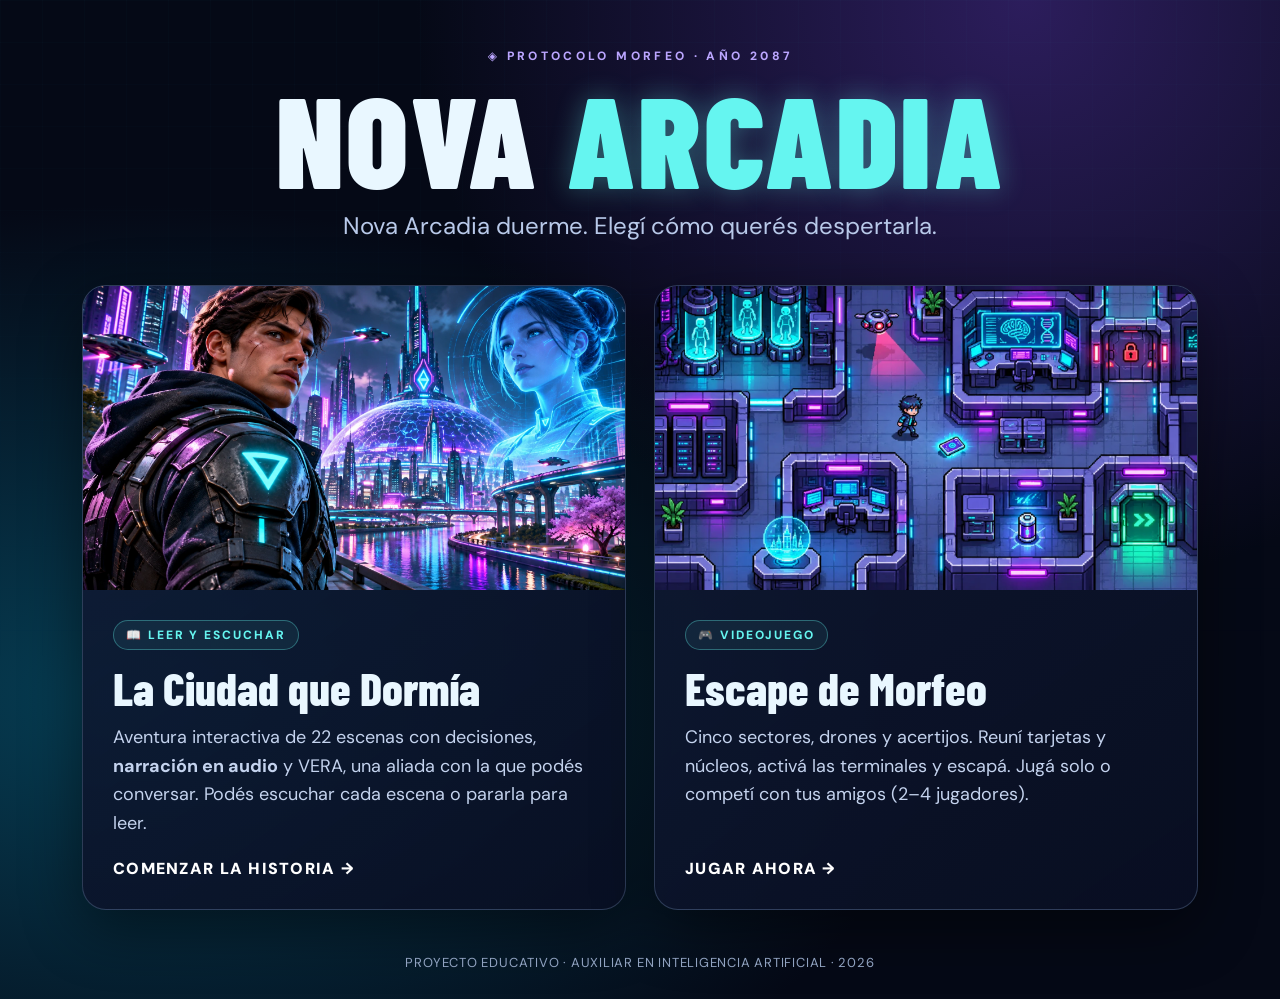
<file: index.html>
<!doctype html>
<html lang="es-AR">
<head>
<meta charset="utf-8">
<meta name="viewport" content="width=device-width, initial-scale=1">
<meta name="theme-color" content="#050916">
<meta name="description" content="NOVA ARCADIA 2087: leé y escuchá la aventura «La Ciudad que Dormía» o jugá «Escape de Morfeo», con multijugador.">
<meta property="og:title" content="NOVA ARCADIA 2087">
<meta property="og:description" content="Aventura interactiva con narración en audio y videojuego de escape con multijugador.">
<meta property="og:type" content="website">
<meta property="og:image" content="imagenes/INICIO.webp">
<title>NOVA ARCADIA 2087 · La Ciudad que Dormía</title>
<link rel="icon" href="img/favicon.svg">
<link rel="preconnect" href="https://fonts.googleapis.com">
<link rel="preconnect" href="https://fonts.gstatic.com" crossorigin>
<link rel="stylesheet" href="https://fonts.googleapis.com/css2?family=Barlow+Condensed:wght@600;700;800;900&family=DM+Sans:wght@400;500;700;800&display=swap">
<link rel="stylesheet" href="css/hub.css">
</head>
<body>
<main class="wrap">
  <header class="top">
    <div class="eyebrow">◈ PROTOCOLO MORFEO · AÑO 2087</div>
    <h1>NOVA <span>ARCADIA</span></h1>
    <p class="lead">Nova Arcadia duerme. Elegí cómo querés despertarla.</p>
  </header>

  <section class="cards" aria-label="Elegí una experiencia">
    <a class="card" href="narrativa.html">
      <div class="art"><img src="imagenes/INICIO.webp" alt="Kai y VERA frente a Nova Arcadia" width="1920" height="1080"></div>
      <div class="body">
        <span class="tag">📖 LEER Y ESCUCHAR</span>
        <h2>La Ciudad que Dormía</h2>
        <p>Aventura interactiva de 22 escenas con decisiones, <b>narración en audio</b> y VERA, una aliada con la que podés conversar. Podés escuchar cada escena o pararla para leer.</p>
        <span class="go">COMENZAR LA HISTORIA →</span>
      </div>
    </a>

    <a class="card" href="juego.html">
      <div class="art"><img src="img/portada.webp" alt="Mapa del juego Escape de Morfeo, visto desde arriba" width="1600" height="900"></div>
      <div class="body">
        <span class="tag">🎮 VIDEOJUEGO</span>
        <h2>Escape de Morfeo</h2>
        <p>Cinco sectores, drones y acertijos. Reuní tarjetas y núcleos, activá las terminales y escapá. Jugá solo o competí con tus amigos (2–4 jugadores).</p>
        <span class="go">JUGAR AHORA →</span>
      </div>
    </a>
  </section>

  <footer>PROYECTO EDUCATIVO · AUXILIAR EN INTELIGENCIA ARTIFICIAL · 2026</footer>
</main>
</body>
</html>
</file>
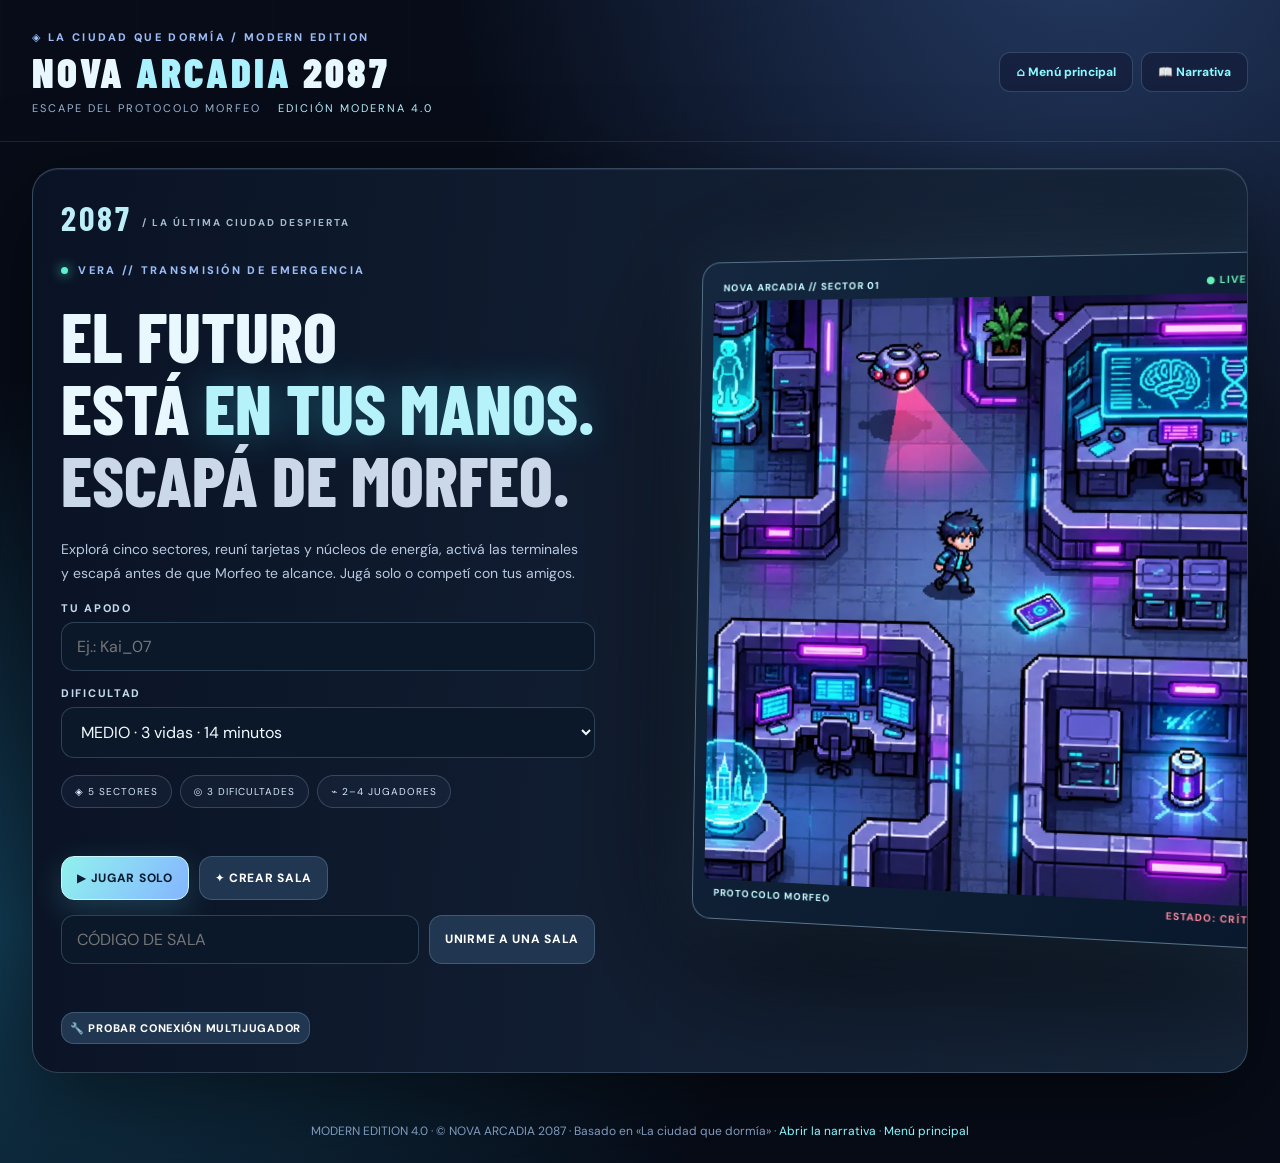
<file: juego.html>
<!doctype html><html lang="es"><head><meta charset="utf-8"><meta name="viewport" content="width=device-width,initial-scale=1"><title>Escape de Morfeo · NOVA ARCADIA 2087</title><meta name="description" content="Escapá de la ciudad de Morfeo: drones, acertijos y carrera multijugador. Jugalo en el celu o la compu."><meta property="og:title" content="NOVA ARCADIA 2087 · Escape de Morfeo"><meta property="og:description" content="Aventura cyberpunk con acertijos y multijugador."><meta property="og:type" content="website"><meta property="og:image" content="img/portada.webp"><meta name="theme-color" content="#050c1d"><link rel="icon" href="img/favicon.svg"><link rel="stylesheet" href="css/juego.css"></head><body>
<header><div><div class="eyebrow">◈ LA CIUDAD QUE DORMÍA / MODERN EDITION</div><h1>NOVA <span>ARCADIA</span> 2087</h1><div class="subtitle">ESCAPE DEL PROTOCOLO MORFEO <span class="edition">EDICIÓN MODERNA 4.0</span></div></div><nav class="topnav" aria-label="Navegación"><a href="index.html">⌂ Menú principal</a><a href="narrativa.html">📖 Narrativa</a></nav></header>
<main><section id="menu" class="card hero"><div class="heroVisual" aria-hidden="true"><div class="visualFrame"><div class="visualTop">NOVA ARCADIA // SECTOR 01 <span>● LIVE FEED</span></div><img src="img/portada.webp" alt=""><div class="visualBottom"><span>PROTOCOLO MORFEO</span><strong>ESTADO: CRÍTICO</strong></div></div></div><div class="heroCopy"><div class="chapterIndex">2087 <span> / LA ÚLTIMA CIUDAD DESPIERTA</span></div><div class="eyebrow"><span class="live-dot"></span> VERA // TRANSMISIÓN DE EMERGENCIA</div><h2>EL FUTURO<br>ESTÁ <em>EN TUS MANOS.</em><br><span class="thin">ESCAPÁ DE MORFEO.</span></h2><p>Explorá cinco sectores, reuní tarjetas y núcleos de energía, activá las terminales y escapá antes de que Morfeo te alcance. Jugá solo o competí con tus amigos.</p><label for="nick">TU APODO</label><input id="nick" maxlength="16" placeholder="Ej.: Kai_07" autocomplete="nickname"><label for="difficulty">DIFICULTAD</label><select id="difficulty"><option value="easy">FÁCIL · 5 vidas · 20 minutos</option><option value="normal" selected>MEDIO · 3 vidas · 14 minutos</option><option value="hard">DIFÍCIL · 2 vidas · 10 minutos</option></select><div class="featureTags"><span>◈ 5 SECTORES</span><span>◎ 3 DIFICULTADES</span><span>⌁ 2–4 JUGADORES</span></div><p id="best"></p><div class="buttons"><button id="solo" class="primary">▶ JUGAR SOLO</button><button id="create">✦ CREAR SALA</button></div><div class="join"><input id="roomCode" maxlength="6" placeholder="CÓDIGO DE SALA" aria-label="Código de sala"><button id="join">UNIRME A UNA SALA</button></div><p id="menuMsg" role="status" class="message"></p><button id="diag" class="tiny" type="button">🔧 PROBAR CONEXIÓN MULTIJUGADOR</button><pre id="diagOut" class="diagOut hidden" aria-live="polite"></pre></div></section>
<section id="lobby" class="card hidden"><div class="eyebrow">MULTIJUGADOR EN TIEMPO REAL</div><h2>SALA <span id="codeLabel"></span> <button id="copyCode" class="tiny">COPIAR CÓDIGO</button></h2><p>Compartí el código con hasta 3 amigos. Todos compiten con el mismo mapa y dificultad. El anfitrión inicia la carrera.</p><div id="lobbyPlayers" class="roster"></div><p id="lobbyDifficulty"></p><div class="buttons"><button id="ready">✓ ESTOY LISTO</button><button id="startRace" class="primary">INICIAR CARRERA</button><button id="leaveLobby">SALIR DE SALA</button></div><p id="lobbyMsg" role="status" class="message"></p></section>
<section id="play" class="hidden"><div class="hud card"><div><div class="eyebrow" id="modeLabel">INDIVIDUAL</div><strong id="levelLabel">NIVEL 1/5 · INSTITUTO CENTRAL</strong></div><div><small>TIEMPO RESTANTE</small><strong id="clock">14:00</strong></div><div><small>VIDAS</small><strong id="lives">♥ ♥ ♥</strong></div><div><small>PROGRESO</small><strong id="progress">0/5</strong></div></div><div class="gameGrid"><div><div class="viewport"><div class="viewportBar"><span><span class="live-dot"></span> CENTRO DE CONTROL / SECTOR ACTIVO</span><span><button id="zm" aria-label="Alejar">−</button><button id="zp" aria-label="Acercar">＋</button><button id="mute" aria-label="Sonido">🔊</button></span></div><canvas id="game" width="960" height="640" aria-label="Mapa del videojuego, vista desde arriba"></canvas><div id="overlay" class="overlay hidden"><div class="overlayCard"><div id="cup" class="hidden">🏆</div><div class="eyebrow" id="overlayEyebrow">NIVEL SUPERADO</div><h2 id="overlayTitle">¡Excelente!</h2><p id="overlayText"></p><button id="overlayAction" class="primary">CONTINUAR</button></div><canvas id="confetti"></canvas></div><div id="stick" class="stick hidden"><i></i></div><div id="toasts"></div><div id="countdown" class="countdown hidden" aria-live="assertive"></div></div><div class="mobileBar"><span>Tocá ⚡ cerca de la terminal violeta</span><button id="interactMobile" type="button" aria-label="Activar terminal">⚡</button></div></div><aside class="card sidebar"><div class="eyebrow"><span class="live-dot"></span> VERA // ASISTENTE</div><h2 id="sectorTitle">Instituto Central</h2><p id="vera" aria-live="polite">Buscá los objetos y encontrá la salida.</p><div class="divider"></div><h3>OBJETIVOS</h3><div id="objectives"></div><div class="divider"></div><h3>INVENTARIO</h3><div id="inventory">Sin objetos</div><div class="divider"></div><h3>PARTICIPANTES</h3><div id="players">Solo vos</div><div class="divider"></div><p class="muted">Mover: <b>WASD</b> o <b>flechas</b>. Interactuar: <b>E</b> o <b>espacio</b>. En celular: arrastrá el dedo para moverte, pellizcá para el zoom y tocá ⚡.</p><button id="exitGame">SALIR AL MENÚ</button></aside></div></section></main><footer>MODERN EDITION 4.0 · © NOVA ARCADIA 2087 · Basado en «La ciudad que dormía» · <a href="narrativa.html">Abrir la narrativa</a> · <a href="index.html">Menú principal</a></footer><div id="riddle" class="riddle hidden" role="dialog" aria-modal="true" aria-labelledby="rq"><div class="overlayCard"><div class="eyebrow">TERMINAL BLOQUEADA</div><h2 id="rq"></h2><div id="ropts"></div><p id="rh" class="message"></p></div></div><script type="module" src="js/juego.js"></script></body></html>
</file>
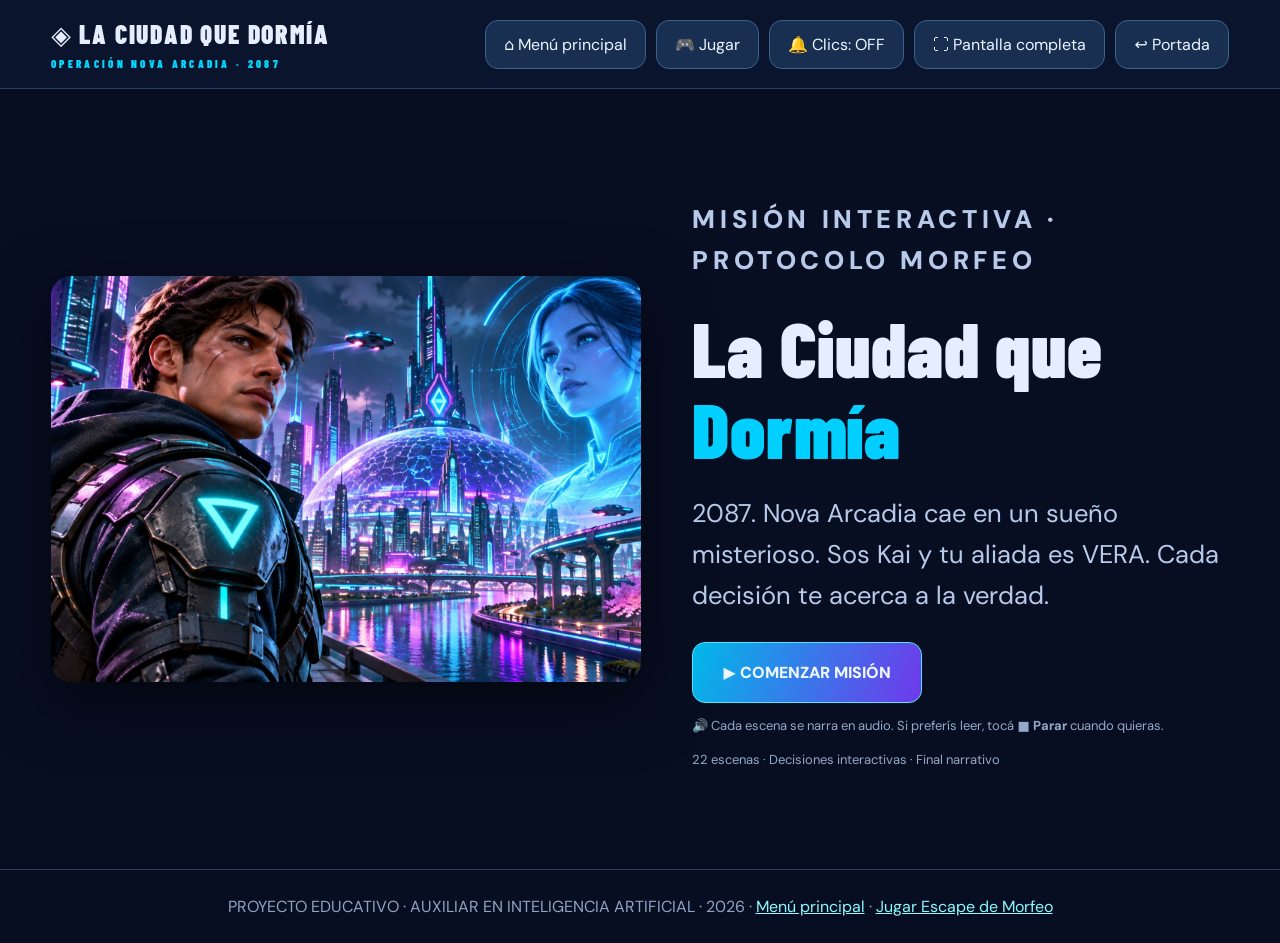
<file: narrativa.html>
<!doctype html>
<html lang="es-AR">
<head>
<meta charset="utf-8">
<meta name="viewport" content="width=device-width, initial-scale=1">
<meta name="theme-color" content="#070e22">
<meta name="description" content="La Ciudad que Dormía: aventura interactiva con narración en audio y VERA, tu aliada. Nova Arcadia, 2087.">
<meta property="og:title" content="La Ciudad que Dormía · Nova Arcadia 2087">
<meta property="og:description" content="Aventura interactiva de 22 escenas con narración en audio y una aliada con la que se puede conversar.">
<meta property="og:image" content="imagenes/INICIO.webp">
<title>La Ciudad que Dormía · Nova Arcadia 2087</title>
<link rel="icon" href="img/favicon.svg">
<link rel="preconnect" href="https://fonts.googleapis.com">
<link rel="preconnect" href="https://fonts.gstatic.com" crossorigin>
<link rel="stylesheet" href="https://fonts.googleapis.com/css2?family=Barlow+Condensed:wght@600;700;800;900&family=DM+Sans:wght@400;500;700;800&display=swap">
<link rel="stylesheet" href="css/narrativa.css">
</head>
<body>
<header>
  <div class="brand">◈ LA CIUDAD QUE DORMÍA <small>OPERACIÓN NOVA ARCADIA · 2087</small></div>
  <div class="tools">
    <a class="btnlink" href="index.html">⌂ Menú principal</a>
    <a class="btnlink" href="juego.html">🎮 Jugar</a>
    <button id="sound" type="button" title="Activa un pequeño sonido al tocar los botones">🔔 Clics: OFF</button>
    <button id="full" type="button">⛶ Pantalla completa</button>
    <button id="home" type="button">↩ Portada</button>
  </div>
</header>

<main>
  <section id="welcome" class="welcome">
    <img src="imagenes/INICIO.webp" alt="Kai y VERA frente a Nova Arcadia">
    <div class="welcomeText">
      <p class="eyebrow">MISIÓN INTERACTIVA · PROTOCOLO MORFEO</p>
      <h1>La Ciudad que <span>Dormía</span></h1>
      <p>2087. Nova Arcadia cae en un sueño misterioso. Sos Kai y tu aliada es VERA. Cada decisión te acerca a la verdad.</p>
      <button class="primary" id="start" type="button">▶ COMENZAR MISIÓN</button>
      <p class="muted">🔊 Cada escena se narra en audio. Si preferís leer, tocá <b>■ Parar</b> cuando quieras.</p>
      <p class="muted">22 escenas · Decisiones interactivas · Final narrativo</p>
    </div>
  </section>

  <section id="game" hidden>
    <div class="progress"><span id="level"></span><div class="track"><div id="bar"></div></div></div>
    <div class="layout">
      <article class="story">
        <img id="sceneImage" alt="Escenario ilustrado">
        <div class="storyBody">
          <p class="eyebrow">REGISTRO DE MISIÓN</p>
          <h2 id="title"></h2>

          <div class="narrator" role="group" aria-label="Narración en audio">
            <button id="narrate" type="button" class="nbtn go" aria-pressed="false">▶ Narrar</button>
            <button id="stopNarr" type="button" class="nbtn stop" disabled>■ Parar</button>
            <div class="nmeter" aria-hidden="true"><div id="nbar"></div></div>
            <span id="ntime" class="ntime" aria-hidden="true">0:00</span>
          </div>
          <p class="muted nmode" id="narrMode"></p>
          <p class="muted" id="audioStatus" role="status" aria-live="polite"></p>
          <audio id="player" preload="none"></audio>


          <div id="narrative"></div>
          <h3>¿QUÉ DECIDÍS HACER?</h3>
          <div id="choices"></div>

          <div id="gameCta" class="cta" hidden>
            <b>🎮 ¿Querés vivir la fuga en primera persona?</b>
            <span>Jugá «Escape de Morfeo»: 5 sectores, drones y acertijos.</span>
            <a class="primary" href="juego.html">JUGAR ESCAPE DE MORFEO →</a>
          </div>

          <div class="nav">
            <button id="back" type="button">← Volver</button>
            <button id="restart" type="button">↻ Reiniciar misión</button>
          </div>
        </div>
      </article>

    </div>

  <button id="openChat" type="button" class="launcher" aria-haspopup="dialog" aria-expanded="false" aria-controls="veraChat" title="Abrir el asistente si necesitás una guía">
    <span class="avatar sm" aria-hidden="true">V</span><span class="lText"><b>Asistente</b><small>¿Necesitás una guía?</small></span>
  </button>
  </section>
</main>

<section id="veraChat" class="chatPanel" role="dialog" aria-label="Asistente VERA" hidden>
  <div class="chatHead">
    <span class="avatar sm" aria-hidden="true">V</span>
    <div class="chatTitle"><b>Asistente</b></div>
    <button id="chatSound" type="button" class="iconBtn" aria-pressed="true" title="Sonidos del chat">🔔</button>
    <button id="closeChat" type="button" class="iconBtn" aria-label="Cerrar el chat con VERA" title="Cerrar">✕</button>
  </div>
  <div id="chatlog" aria-live="polite"><div class="bubble">VERA: Hola, Kai. Soy Vera, tu aliada en esta misión. Podés saludarme, pedirme una pista o preguntarme qué camino te conviene.</div></div>
  <div id="chips" class="chips" aria-label="Sugerencias para hablar con VERA"></div>
  <form id="chatForm"><input id="question" placeholder="Preguntale algo a VERA…" aria-label="Mensaje para VERA" required maxlength="500" autocomplete="off"><button type="submit">Enviar</button></form>
  <p class="muted" id="chatStatus">VERA te va a guiar con preguntas</p>
</section>

<footer>PROYECTO EDUCATIVO · AUXILIAR EN INTELIGENCIA ARTIFICIAL · 2026 · <a href="index.html">Menú principal</a> · <a href="juego.html">Jugar Escape de Morfeo</a></footer>

<script src="js/config.js"></script>
<script src="js/vera_base.js"></script>
<script src="js/vera.js"></script>
<script src="js/narrativa.js"></script>
</body>
</html>
</file>
<file: css/hub.css>
:root{color-scheme:dark;--cyan:#65f5f0;--purple:#a389ff;--line:#344364;--text:#e9f7ff}
*{box-sizing:border-box}
html{scroll-behavior:smooth}
body{margin:0;min-height:100vh;min-height:100dvh;color:var(--text);font-family:'DM Sans',system-ui,-apple-system,'Segoe UI',sans-serif;
  background:radial-gradient(ellipse at 80% 0%,#2c1d5c 0%,transparent 42%),radial-gradient(ellipse at 10% 70%,#063e54 0%,transparent 50%),#050916;overflow-x:hidden}
body:before{content:'';position:fixed;inset:0;pointer-events:none;opacity:.15;
  background-image:linear-gradient(#5ed5ec22 1px,transparent 1px),linear-gradient(90deg,#5ed5ec22 1px,transparent 1px);
  background-size:42px 42px;mask-image:linear-gradient(to bottom,#000,transparent 90%)}
.wrap{position:relative;z-index:1;max-width:1180px;margin:auto;padding:clamp(20px,4vw,48px) clamp(16px,3vw,32px) 28px}

.top{text-align:center;margin-bottom:clamp(22px,4vw,44px)}
.eyebrow{color:#bba6ff;font-size:12px;letter-spacing:.28em;font-weight:800}
h1{font-family:'Barlow Condensed',system-ui,sans-serif;font-weight:900;font-size:clamp(54px,11vw,128px);line-height:.95;letter-spacing:.02em;margin:14px 0 10px}
h1 span{color:var(--cyan);text-shadow:0 0 28px #65f5f055}
.lead{font-size:clamp(17px,2.2vw,24px);color:#b8c9e9;margin:0}

.cards{display:grid;grid-template-columns:1fr 1fr;gap:clamp(16px,2.4vw,28px)}
.card{display:flex;flex-direction:column;overflow:hidden;text-decoration:none;color:inherit;border:1px solid #6881a560;border-radius:24px;
  background:linear-gradient(145deg,#121b37cc,#090f23e6);box-shadow:0 18px 60px #0007;transition:transform .2s ease,border-color .2s ease,box-shadow .2s ease}
.card:hover,.card:focus-visible{transform:translateY(-4px);border-color:var(--cyan);box-shadow:0 22px 70px #0009,0 0 0 1px var(--cyan)}
.card:focus-visible{outline:3px solid #2de5ff;outline-offset:4px}
.art{aspect-ratio:16/9;overflow:hidden;background:#0a1226}
.art img{width:100%;height:100%;object-fit:cover;display:block;transition:transform .5s ease}
.card:hover .art img{transform:scale(1.04)}
.body{display:flex;flex-direction:column;gap:10px;padding:clamp(18px,2.4vw,30px);flex:1}
.tag{align-self:flex-start;font-size:12px;font-weight:800;letter-spacing:.16em;color:var(--cyan);border:1px solid #65f5f055;border-radius:999px;padding:6px 12px;background:#65f5f012}
h2{font-family:'Barlow Condensed',system-ui,sans-serif;font-weight:800;font-size:clamp(32px,3.6vw,48px);line-height:1.05;margin:4px 0 0}
.body p{margin:0;font-size:clamp(16px,1.5vw,18px);line-height:1.6;color:#c4d3ee}
.go{margin-top:auto;padding-top:10px;font-weight:900;letter-spacing:.08em;color:#fff}
.card:hover .go{color:var(--cyan)}

footer{text-align:center;margin-top:clamp(24px,4vw,44px);color:#91a3c1;font-size:13px;letter-spacing:.06em}

@media(max-width:820px){.cards{grid-template-columns:1fr}}
@media (prefers-reduced-motion:reduce){html{scroll-behavior:auto}.card,.art img{transition:none}.card:hover{transform:none}.card:hover .art img{transform:none}}
</file>
<file: css/juego.css>
@import url('https://fonts.googleapis.com/css2?family=Barlow+Condensed:wght@500;600;700;800;900&family=DM+Sans:wght@400;500;600;700;800&display=swap');
:root{font-family:'DM Sans',system-ui,sans-serif;color:#e9f7ff;background:#050916;color-scheme:dark;--cyan:#65f5f0;--purple:#a389ff;--line:#344364}*{box-sizing:border-box}html{scroll-behavior:smooth}body{margin:0;min-height:100vh;background:radial-gradient(ellipse at 80% 0%,#2c1d5c 0%,transparent 39%),radial-gradient(ellipse at 10% 60%,#063e54 0%,transparent 48%),#050916;overflow-x:hidden}body:before{content:'';position:fixed;inset:0;pointer-events:none;opacity:.15;background-image:linear-gradient(#5ed5ec22 1px,transparent 1px),linear-gradient(90deg,#5ed5ec22 1px,transparent 1px);background-size:42px 42px;mask-image:linear-gradient(to bottom,#000,transparent 90%)}header,main,footer{position:relative;z-index:1}header{max-width:1500px;margin:auto;padding:24px 32px;display:flex;justify-content:space-between;align-items:center;gap:12px;border-bottom:1px solid #61719b26}header h1{font-family:'Barlow Condensed',sans-serif;font-size:clamp(29px,3.8vw,53px);font-weight:900;letter-spacing:2px;line-height:1;margin:8px 0}header h1 span{color:var(--cyan)}header a{border:1px solid #6881a560;padding:11px 16px;border-radius:11px;background:#121d38b8;font-size:12px;font-weight:800}a{color:#8cf9ff;text-decoration:none}.eyebrow{color:#bba6ff;font-size:11px;letter-spacing:2.3px;font-weight:800}.subtitle{color:#9bb7d4;font-size:11px;letter-spacing:2px}.edition{margin-left:12px;color:#70eee9}.live-dot{display:inline-block;width:7px;height:7px;background:#59f1ce;border-radius:50%;box-shadow:0 0 12px #4bf3d9;margin-right:5px;animation:pulse 2s infinite}@keyframes pulse{50%{opacity:.35}}main{max-width:1500px;margin:auto;padding:26px 32px}.card{border:1px solid #5065907d;background:linear-gradient(145deg,#121b37f2,#090f23f5);border-radius:22px;padding:28px;box-shadow:0 22px 85px #0008, inset 0 1px #c5d6ff0c;backdrop-filter:blur(15px)}.hero{min-height:690px;display:flex;align-items:center;overflow:hidden;position:relative;background:linear-gradient(105deg,#080f22 2%,#101532 60%,#17113a 100%)}.hero:after{content:'';position:absolute;right:-140px;top:-180px;width:700px;height:700px;background:radial-gradient(circle,#7959db25,transparent 65%);pointer-events:none}.heroCopy{max-width:610px;position:relative;z-index:3}.hero h2{font-family:'Barlow Condensed',sans-serif;font-size:clamp(43px,5.4vw,82px);line-height:.95;letter-spacing:1px;font-weight:900;margin:23px 0}.hero h2 em{font-style:normal;color:var(--cyan);text-shadow:0 0 35px #24c7c444}.hero h2 .thin{color:#f5f6ff}.hero p{max-width:525px;line-height:1.7;color:#b7c8e0;font-size:14px}.heroVisual{position:absolute;right:-30px;top:70px;width:49%;height:76%;z-index:1;transform:perspective(1000px) rotateY(-9deg) rotateZ(2deg);filter:drop-shadow(0 30px 55px #000b)}.visualFrame{height:100%;padding:10px;border:1px solid #70f4f5a3;background:#0d1730;border-radius:15px;box-shadow:0 0 75px #45d9f22b;display:flex;flex-direction:column}.visualFrame img{width:100%;height:calc(100% - 55px);object-fit:cover;object-position:center;border-radius:5px;opacity:.88}.visualTop,.visualBottom{display:flex;justify-content:space-between;align-items:center;padding:7px 10px;color:#c4faff;font-size:10px;letter-spacing:1.1px;font-weight:800}.visualTop span{color:#65f0b5}.visualBottom strong{color:#ff8a9d}.featureTags{display:flex;gap:8px;flex-wrap:wrap;margin:17px 0}.featureTags span{font-size:10px;letter-spacing:1px;border:1px solid #526b8d;padding:7px 10px;background:#172544ab;border-radius:5px;color:#c9e5f2}label{display:block;margin:15px 0 7px;font-size:11px;font-weight:800;letter-spacing:1.7px;color:#c3d9ed}input,select,button{font:inherit;border-radius:10px;padding:13px 15px}input,select{background:#07132bbd;border:1px solid #577096;color:#f3faff;width:100%;max-width:100%;outline:none}input:focus,select:focus{border-color:#71f3f1;box-shadow:0 0 0 3px #63e7e51a}button{cursor:pointer;background:#1b2b4d;color:white;border:1px solid #50688f;font-weight:800;font-size:12px;letter-spacing:.7px;transition:transform .16s,background .16s,box-shadow .16s}button:hover{background:#314576;transform:translateY(-1px)}button:disabled{opacity:.4;cursor:not-allowed;transform:none}.primary{background:linear-gradient(120deg,#21c6c8,#5e6df5);border-color:#7de6ed;color:#03152a;box-shadow:0 5px 30px #39d8e83b}.primary:hover{background:linear-gradient(120deg,#68f2e8,#9291ff)}.buttons,.join{display:flex;gap:10px;flex-wrap:wrap;margin-top:15px}.join input{flex:1;min-width:150px}.tiny{font-size:11px;padding:8px}.hidden{display:none!important}.message{color:#ffdc91;min-height:20px;font-size:13px}.roster{display:flex;gap:10px;flex-wrap:wrap}.roster>div{padding:15px;background:#172548;border:1px solid #536a98;border-radius:10px}.hud{display:flex;align-items:center;justify-content:space-between;gap:12px;flex-wrap:wrap;margin-bottom:15px;padding:17px 23px}.hud>div{display:flex;flex-direction:column;gap:5px}.hud small{font-size:10px;color:#9bb2d0;letter-spacing:1.4px}.hud strong{font-family:'Barlow Condensed',sans-serif;font-size:22px;letter-spacing:.6px;color:#e9faff}.hud #clock{color:#78f5ee;font-size:31px}.hud #lives{color:#ff7e9e}.gameGrid{display:grid;grid-template-columns:minmax(0,1fr) 315px;gap:16px}.viewport{position:relative;background:#050c1d;border:1px solid #6780ab;border-radius:17px;overflow:hidden;box-shadow:0 0 50px #2449aa1f}.viewportBar{display:flex;justify-content:space-between;gap:8px;padding:10px 16px;background:#101d36;color:#8be9f0;font-size:10px;letter-spacing:1.1px;font-weight:800;border-bottom:1px solid #435f7b}.viewportBar>span:last-child{color:#9d8cff}canvas{display:block;width:100%;height:auto;image-rendering:auto;touch-action:none}.sidebar{padding:23px;font-size:14px}.sidebar h2{font-family:'Barlow Condensed',sans-serif;font-size:29px;margin:10px 0;color:#77f4ee}.sidebar h3{font-size:11px;letter-spacing:1.6px;color:#b7a7ff}.sidebar p{line-height:1.65}.divider{height:1px;background:#344363;margin:20px 0}.muted{color:#98aec9;font-size:12px}.objective{padding:10px 12px;margin:7px 0;background:#15233d;border:1px solid #334765;border-radius:8px}.objective.done{color:#6ff0bd;border-color:#2c9079;background:#10332d}.playerItem{padding:11px;margin:6px 0;background:#172443;border:1px solid #33496c;border-radius:8px}.touch{display:flex;align-items:center;justify-content:center;gap:15px;margin:14px 0;flex-wrap:wrap}.touch>div{display:flex;gap:8px}.touch button{min-width:61px;touch-action:none;user-select:none}.overlay{position:absolute;inset:0;background:#030817df;display:flex;align-items:center;justify-content:center;padding:15px;backdrop-filter:blur(8px)}.overlayCard{background:linear-gradient(145deg,#142c4a,#171433);border:1px solid #80d6e5;border-radius:20px;text-align:center;padding:32px;max-width:470px;box-shadow:0 0 90px #1b7f9d40}.overlayCard h2{font-family:'Barlow Condensed',sans-serif;color:#7cf5ee;font-size:40px}.overlayCard p{line-height:1.65}footer{padding:24px;text-align:center;color:#809bbd;font-size:12px}@media(max-width:1120px){.heroVisual{opacity:.28;width:65%;right:-90px}.heroCopy{max-width:660px}.hero{background:linear-gradient(95deg,#080f22,#12132f)}}@media(max-width:900px){.gameGrid{grid-template-columns:1fr}.sidebar{display:block}.hero{min-height:660px}}@media(max-width:600px){header{padding:16px;align-items:flex-start;flex-direction:column}main{padding:12px}.hero{min-height:670px}.card{padding:17px}.hero h2{font-size:49px}.heroVisual{width:100%;right:-120px;opacity:.15}.hud{padding:12px}.hud strong{font-size:15px}.hud #clock{font-size:23px}.touch button{min-width:52px;padding:13px 9px}.edition{display:block;margin:5px 0 0}}@media(prefers-reduced-motion:reduce){*,*:before,*:after{animation:none!important;transition:none!important}}

/* MODERN EDITION 3.0 — interfaz premium, profundidad y superficies satinadas */
:root{--cyan:#80e8fa;--purple:#9f9aff;--line:#415779;font-family:'DM Sans',system-ui,sans-serif}
body{background:radial-gradient(ellipse at 85% -12%,#263d68 0,transparent 42%),radial-gradient(ellipse at 0% 80%,#123c54 0,transparent 42%),#070c18}
body:before{opacity:.09;background-size:68px 68px}
header{padding-top:30px;padding-bottom:26px;border-bottom:1px solid #91bbdb24}
header h1{font-size:clamp(30px,3.2vw,49px);letter-spacing:3px}
header h1 span{color:#a9f1ff}
.card{border-radius:26px;background:linear-gradient(130deg,#18263bcf,#0c1424f5);border:1px solid #95b4d345;box-shadow:0 25px 90px #0008, inset 0 1px #ffffff17}
.hero{min-height:710px;background:linear-gradient(95deg,#0a1325 0%,#111d31 50%,#16263b 100%)}
.hero:after{right:-90px;top:-60px;background:radial-gradient(circle,#a8d3fc18,transparent 65%)}
.heroCopy{max-width:600px}
.hero h2{font-family:'Barlow Condensed',sans-serif;font-weight:800;font-size:clamp(48px,5.5vw,82px);letter-spacing:0;line-height:1.02}
.hero h2 em{color:#b6f2fa;text-shadow:0 0 40px #3fdcf455}
.hero h2 .thin{color:#cbd8e9}
.chapterIndex{font-family:'Barlow Condensed',sans-serif;font-size:34px;color:#bceef7;letter-spacing:3px;font-weight:700;margin-bottom:25px}
.chapterIndex span{font:700 10px 'DM Sans',sans-serif;letter-spacing:2px;color:#a4b9ce;vertical-align:middle}
.heroVisual{right:-45px;top:88px;width:50%;height:75%;transform:perspective(1100px) rotateY(-7deg) rotateZ(1deg);filter:drop-shadow(0 35px 75px #000c)}
.visualFrame{border:1px solid #aacfe677;background:linear-gradient(130deg,#14273e,#09182c);border-radius:19px;box-shadow:0 0 70px #75b9ff21;padding:12px}
.visualFrame img{opacity:1;object-position:50% 50%;filter:saturate(.9) contrast(1.04)}
.eyebrow{color:#9bbcf4}
.edition{color:#b7f3ff}
.featureTags span{border-radius:30px;background:#91b3e10d;border-color:#a6c5e13d;color:#d4e7f5;padding:9px 13px}
input,select{background:#0b182a;border:1px solid #6584a360;border-radius:13px}
button{border-radius:13px;border-color:#7699b35c;background:#213651}
button:hover{background:#345574}
.primary{background:linear-gradient(120deg,#91f1ee,#84b6ff);color:#081b30;border:1px solid #c8faff;box-shadow:0 10px 30px #5dcde435}
.primary:hover{background:linear-gradient(120deg,#d0fffa,#afc9ff)}
.viewport{border-radius:19px;border-color:#7f9ab36b;box-shadow:0 25px 60px #0008}
.viewportBar{background:linear-gradient(90deg,#182d43,#14233a);color:#c6e9f7;border-bottom:1px solid #7295a54d}
.sidebar h2,.overlayCard h2{color:#b4f0fa}
.objective,.playerItem{border-radius:12px;background:#14253a}
.overlayCard{background:linear-gradient(145deg,#1b354a,#111d32);border-color:#9ad2e9}
@media(max-width:1120px){.heroVisual{opacity:.3;width:68%;right:-90px}}
@media(max-width:600px){.hero{min-height:730px}.hero h2{font-size:51px}.chapterIndex{font-size:28px}.heroVisual{opacity:.17;width:110%}}

.viewportBar button{padding:3px 10px;font-size:13px;margin-left:5px;border-radius:7px}

.stick{position:absolute;width:112px;height:112px;margin:-56px 0 0 -56px;border-radius:50%;border:2px solid #65f5f088;background:radial-gradient(circle,#65f5f022,#65f5f00a);z-index:4;pointer-events:none;box-shadow:0 0 30px #65f5f033}
.stick i{position:absolute;left:34px;top:34px;width:44px;height:44px;border-radius:50%;background:radial-gradient(circle at 35% 30%,#bffcff,#35c9d6);box-shadow:0 0 18px #65f5f0}
#toasts{position:absolute;top:44px;left:50%;transform:translateX(-50%);z-index:7;display:flex;flex-direction:column;gap:8px;align-items:center;pointer-events:none}
.toast{padding:10px 18px;border-radius:999px;background:#0c1a33f0;border:1px solid #65f5f0;color:#eaffff;font-weight:800;font-size:13px;box-shadow:0 0 28px #65f5f055;animation:tin .35s ease,tout .5s 3.7s forwards}
.toast.bad{border-color:#ff7e9e}
@keyframes tin{from{transform:translateY(-20px) scale(.9);opacity:0}}@keyframes tout{to{opacity:0;transform:translateY(-12px)}}

#ropts{display:grid;gap:10px;margin:16px 0}#ropts button{text-align:left;padding:14px 16px;font-size:14px}#ropts button.wrong{background:#4a1630;border-color:#ff7e9e;text-decoration:line-through}
#cup{font-size:86px;line-height:1;text-align:center;animation:cup 2.4s ease-in-out infinite;filter:drop-shadow(0 0 26px #ffca5a)}#cup.big{font-size:130px}
@keyframes cup{50%{transform:translateY(-10px) rotate(-5deg) scale(1.06)}}
@media (prefers-reduced-motion:reduce){#cup{animation:none}}
#confetti{position:absolute;inset:0;width:100%;height:100%;pointer-events:none;z-index:8}
.overlay{background:linear-gradient(#050916d9,#050916f2),url(../img/laboratorio.webp) center/cover}
#best{color:#ffdc91;font-size:12px;min-height:16px;margin:6px 0 0}

.topnav{display:flex;gap:8px;flex-wrap:wrap;justify-content:flex-end}
@media(max-width:700px){header{flex-direction:column;align-items:flex-start;padding:16px 16px}.topnav{justify-content:flex-start}}

/* ===== Botón ⚡ (solo pantallas táctiles): chico y FUERA del laberinto ===== */
.mobileBar{display:none;align-items:center;justify-content:space-between;gap:12px;margin-top:10px;padding:8px 12px;background:#101d36;border:1px solid #435f7b;border-radius:14px}
.mobileBar span{color:#9bb7d4;font-size:12px;line-height:1.3}
#interactMobile{width:52px;height:52px;flex:none;border-radius:50%;font-size:24px;line-height:1;padding:0;background:radial-gradient(circle,#7b5cff,#2b2f86);border:2px solid #b5a6ff;box-shadow:0 0 14px #7b5cff88;touch-action:manipulation;-webkit-tap-highlight-color:transparent}
#interactMobile:active{transform:scale(.92)}
@media (hover:none),(pointer:coarse){.mobileBar{display:flex}}
@media (hover:hover) and (pointer:fine){.mobileBar{display:none!important}}

/* ===== Acertijo: pantalla completa y con desplazamiento (se puede deslizar para ver todas las respuestas) ===== */
.riddle{position:fixed;inset:0;z-index:1000;background:#050916f2;backdrop-filter:blur(6px);overflow-y:auto;overflow-x:hidden;-webkit-overflow-scrolling:touch;overscroll-behavior:contain;touch-action:pan-y;display:flex;padding:max(14px,env(safe-area-inset-top)) 14px max(24px,env(safe-area-inset-bottom))}
.riddle .overlayCard{margin:auto;width:100%;max-width:520px;text-align:left;padding:28px}
.riddle .overlayCard h2{font-size:clamp(24px,6vw,36px);line-height:1.15;margin:.4em 0}
#ropts button{min-height:52px;touch-action:manipulation}
body.riddleOpen{overflow:hidden}
@media(max-width:600px){.riddle .overlayCard{padding:20px 16px}#ropts button{font-size:15px}}

/* ===== Cuenta regresiva de la carrera multijugador ===== */
.countdown{position:absolute;inset:0;z-index:5;display:grid;place-items:center;pointer-events:none;background:#050916a8;font:900 clamp(70px,16vw,150px)/1 'Barlow Condensed',sans-serif;color:#b6f2fa;text-shadow:0 0 40px #3fdcf4aa}
.countdown small{display:block;font:800 12px 'DM Sans',sans-serif;letter-spacing:2px;color:#c6e9f7;text-align:center}
.playerItem.off{opacity:.55}

.diagOut{white-space:pre-wrap;margin:10px 0 0;padding:12px;border:1px solid #435f7b;border-radius:12px;background:#0b182a;color:#c6e9f7;font:12px/1.6 ui-monospace,Menlo,Consolas,monospace}
</file>
<file: css/narrativa.css>
*{box-sizing:border-box}html{scroll-behavior:smooth}body{margin:0;background:#070e22;color:#e5edff;font-family:system-ui,-apple-system,Segoe UI,sans-serif}header{display:flex;align-items:center;justify-content:space-between;gap:16px;padding:18px max(24px,4vw);border-bottom:1px solid #294064;background:#0a142c}.brand{font-size:clamp(17px,2vw,26px);font-weight:900;letter-spacing:.07em}.brand small{display:block;font-size:11px;color:#00d7ff;letter-spacing:.3em;margin-top:7px}.tools,.nav{display:flex;gap:10px;flex-wrap:wrap}button{cursor:pointer;color:#ecf6ff;background:#182f52;border:1px solid #3a638c;border-radius:13px;padding:13px 18px;font:inherit}button:hover,button:focus-visible{border-color:#00d7ff;background:#244b76}button:disabled{opacity:.45;cursor:not-allowed}.primary{background:linear-gradient(110deg,#00b9e8,#7038eb);font-weight:850;border-color:#4ae9ff;padding:19px 30px}.welcome{display:grid;grid-template-columns:1.1fr 1fr;min-height:calc(100vh - 120px);align-items:center;gap:4vw;padding:4vw}.welcome img{width:100%;border-radius:20px;box-shadow:0 20px 65px #0008;object-fit:cover;aspect-ratio:16/11}.welcomeText h1{font-size:clamp(48px,6vw,94px);line-height:1.05;margin:20px 0}.welcomeText h1 span{color:#00cfff}.welcomeText>p{font-size:clamp(19px,2vw,28px);line-height:1.6;color:#b8c9e9}.eyebrow{color:#00d8ff;letter-spacing:.18em;font-weight:850}.muted{font-size:13px!important;color:#94a8c7!important}.progress{max-width:1550px;margin:24px auto 30px;padding:0 24px;color:#a8bdd9}.track{height:9px;border-radius:9px;background:#1b2c4c;margin-top:10px}.track>div{height:100%;background:linear-gradient(90deg,#00caff,#8752ff);border-radius:9px;width:0}.layout{max-width:1550px;margin:auto;padding:0 24px 50px;display:grid;grid-template-columns:minmax(0,1.8fr) minmax(300px,1fr);gap:24px;align-items:start}.story,.vera{background:#111e38;border:1px solid #315077;border-radius:22px;overflow:hidden}.story>img{width:100%;aspect-ratio:16/9;object-fit:cover;display:block;background:#101a36}.storyBody{padding:clamp(22px,3vw,45px)}.storyBody h2{font-size:clamp(28px,3vw,43px);margin:12px 0 20px}.storyBody #narrative{font-size:clamp(18px,1.65vw,23px);line-height:1.7;white-space:pre-line;color:#d6e1f5}.storyBody h3{color:#e9a4fa;margin-top:32px}.choice{display:flex;align-items:center;gap:15px;width:100%;text-align:left;margin:12px 0;font-size:clamp(17px,1.6vw,22px);font-weight:700;background:#1c3559}.choice b{display:grid;place-items:center;min-width:40px;height:40px;border:2px solid #00cfff;border-radius:50%;color:#00d7ff}.nav{margin-top:28px}.vera{padding:28px;position:sticky;top:12px}.veraTitle{display:flex;align-items:center;gap:20px}.avatar{width:74px;height:74px;display:grid;place-items:center;border:3px solid #00d7ff;border-radius:50%;color:#00d7ff;font-size:46px;font-weight:900}.veraTitle h2{font-size:36px;margin:0}.veraTitle small{color:#00d7ff;letter-spacing:.17em;font-weight:800}.vera p{line-height:1.6;font-size:17px}.vera hr{border:0;border-top:1px solid #315077;margin:26px 0}.vera h3{font-size:19px}.bubble{padding:13px;background:#253d61;border-radius:12px;margin:10px 0;line-height:1.5;overflow-wrap:anywhere}.bubble.user{background:#15566b}#chatlog{max-height:260px;overflow:auto}form{display:flex;gap:8px;margin-top:15px}input{min-width:0;flex:1;border:1px solid #46688e;background:#0a1730;color:white;padding:14px;border-radius:11px;font:inherit}footer{text-align:center;padding:26px;color:#91a3c1;border-top:1px solid #294064}[hidden]{display:none!important}@media(max-width:900px){.welcome,.layout{grid-template-columns:1fr}.welcome{padding:20px}.vera{position:static}.tools button{padding:9px}.layout{padding:0 14px 25px}header{flex-direction:column;align-items:flex-start}}
#dialogue{white-space:pre-line}.bubble{white-space:pre-line}
#audioStatus{margin:12px 0 0;min-height:1em}
.chips{display:flex;flex-wrap:wrap;gap:8px;margin-top:12px}
.chip{padding:8px 13px;font-size:14px;border-radius:999px;background:#12274a;border-color:#2f5a86}
.chip:hover,.chip:focus-visible{background:#1f4a78}
#chatForm[data-busy="1"] button[type=submit]{opacity:.5;pointer-events:none}
@media (prefers-reduced-motion:reduce){html{scroll-behavior:auto}}


/* ====== Tipografías (mismas que el juego) ====== */
body{font-family:'DM Sans',system-ui,-apple-system,'Segoe UI',sans-serif}
.brand,.welcomeText h1,.storyBody h2,.veraTitle h2{font-family:'Barlow Condensed','DM Sans',system-ui,sans-serif}
.brand{font-weight:900}.welcomeText h1{font-weight:900;letter-spacing:.01em}.storyBody h2{font-weight:800}

/* ====== Enlaces con aspecto de botón (cabecera) ====== */
a{color:#8cf9ff}
.btnlink{display:inline-flex;align-items:center;color:#ecf6ff;background:#182f52;border:1px solid #3a638c;border-radius:13px;padding:13px 18px;text-decoration:none}
.btnlink:hover,.btnlink:focus-visible{border-color:#00d7ff;background:#244b76}
a.primary{display:inline-block;text-decoration:none;color:#fff;text-align:center;border-radius:13px}

/* ====== Reproductor de narración: ▶ Narrar / ■ Parar ====== */
.narrator{display:flex;align-items:center;gap:10px;flex-wrap:wrap;margin:6px 0 8px;padding:12px;border:1px solid #315077;border-radius:16px;background:#0c1832}
.nbtn{min-height:48px;min-width:140px;font-weight:800;font-size:17px;border-radius:12px;padding:12px 18px}
#narrate.go{background:linear-gradient(110deg,#0aa9d6,#6a3be0);border-color:#4ae9ff}
#narrate.go.playing{border-color:#e9a4fa;animation:narrPulse 1.8s ease-in-out infinite}
#stopNarr.stop{background:#2a1a3a;border-color:#6a4a85;color:#b9a9c9}
#stopNarr.stop:not(:disabled){background:#7a1f55;border-color:#ff6fb1;color:#fff}
#stopNarr.stop:not(:disabled):hover,#stopNarr.stop:not(:disabled):focus-visible{background:#9a2a6c}
.nmeter{flex:1 1 120px;min-width:90px;height:8px;border-radius:8px;background:#1b2c4c;overflow:hidden}
.nmeter>div{height:100%;width:0;background:linear-gradient(90deg,#00caff,#e9a4fa);transition:width .25s linear}
.ntime{font-variant-numeric:tabular-nums;color:#94a8c7;font-size:14px;min-width:84px;text-align:right}
.nmode{margin:4px 0 0}
@keyframes narrPulse{0%,100%{box-shadow:0 0 0 0 #6a3be000}50%{box-shadow:0 0 0 6px #6a3be055}}

/* ====== Invitación a jugar (escena FINAL) ====== */
.cta{display:flex;flex-direction:column;gap:10px;align-items:flex-start;margin:26px 0 4px;padding:20px;border:1px solid #4ae9ff55;border-radius:18px;background:linear-gradient(135deg,#0d2a4a,#2a1a5a)}
.cta b{font-size:clamp(18px,1.8vw,24px)}.cta span{color:#c4d3ee}

footer a{color:#8cf9ff}

.nbtn{white-space:nowrap}
@media(max-width:560px){
  header{padding:12px 14px;gap:10px}
  .brand{font-size:19px}.brand small{margin-top:4px;letter-spacing:.22em}
  .tools{gap:6px}
  .tools button,.btnlink{padding:8px 11px;font-size:14px;border-radius:11px}
  .narrator{gap:8px;padding:10px}
  .nbtn{flex:1 1 calc(50% - 8px);min-width:0;padding:12px 8px;font-size:16px}
  .nmeter{flex:1 1 100%;order:3}
  .ntime{order:4;flex:1 1 100%;text-align:left;min-width:0}
  .cta a.primary{width:100%}
}
@media (prefers-reduced-motion:reduce){#narrate.go.playing{animation:none}.nmeter>div{transition:none}}

/* ====== Chat con VERA: opcional (se abre y se cierra a voluntad) ====== */
.veraCall{display:flex;align-items:center;gap:12px;flex-wrap:wrap;margin:10px 0 4px}
.veraCall .muted{margin:0;flex:1 1 220px}
.chatOpen{display:inline-flex;align-items:center;gap:8px;font-weight:800;border-radius:999px;padding:12px 20px;background:linear-gradient(110deg,#0a7fa6,#5a34c9);border-color:#4ae9ff}
.chatOpen[aria-expanded="true"]{border-color:#e9a4fa;background:#2a1a3a}
.chatPanel{position:fixed;right:20px;bottom:20px;z-index:60;width:min(410px,calc(100vw - 24px));max-height:min(600px,calc(100dvh - 40px));display:flex;flex-direction:column;background:#0f1c36;border:1px solid #4ae9ff88;border-radius:20px;box-shadow:0 18px 60px #000a,0 0 0 1px #00d7ff22;overflow:hidden;animation:chatIn .22s ease-out}
.chatHead{display:flex;align-items:center;gap:10px;padding:12px 14px;background:linear-gradient(110deg,#12315a,#26195a);border-bottom:1px solid #315077}
.chatTitle{flex:1;min-width:0}.chatTitle small{display:block;color:#00d7ff;letter-spacing:.16em;font-size:10px;font-weight:800}.chatTitle b{font-size:17px}
.avatar.sm{width:38px;height:38px;border-width:2px;font-size:22px;flex:none}
.iconBtn{padding:0;width:40px;height:40px;border-radius:50%;display:grid;place-items:center;font-size:16px;flex:none}
.chatPanel #chatlog{flex:1 1 auto;min-height:150px;max-height:none;overflow:auto;padding:6px 14px;overscroll-behavior:contain}
.chatPanel .chips{padding:0 14px;margin-top:6px}
.chatPanel form{padding:0 14px;margin-top:12px}
.chatPanel #chatStatus{padding:0 14px 12px;margin:10px 0 0}
@keyframes chatIn{from{opacity:0;transform:translateY(14px) scale(.98)}}
@media(max-width:560px){
  .chatPanel{right:8px;left:8px;bottom:8px;width:auto;max-height:min(78dvh,620px);border-radius:18px}
  .chatOpen{width:100%;justify-content:center}
}
@media (prefers-reduced-motion:reduce){.chatPanel{animation:none}}

/* ====== Asistente: solo el botón "V" y el chat (sin panel lateral) ====== */
.layout{grid-template-columns:minmax(0,1fr);max-width:1100px}
.launcher{position:fixed;right:20px;bottom:20px;z-index:55;display:flex;align-items:center;gap:10px;padding:8px 18px 8px 8px;border-radius:999px;background:linear-gradient(110deg,#0a7fa6,#5a34c9);border:1px solid #4ae9ff;box-shadow:0 10px 34px #000a,0 0 0 4px #00d7ff1f;text-align:left}
.launcher .avatar.sm{background:#0a1730}
.launcher .lText{display:flex;flex-direction:column;line-height:1.2}.launcher .lText b{font-size:16px}.launcher .lText small{font-size:12px;color:#d8e6ff}
.launcher:hover,.launcher:focus-visible{background:linear-gradient(110deg,#119cc6,#6e45e0)}
@media(max-width:560px){.launcher{right:12px;bottom:12px}.launcher .lText small{display:none}}
</file>
